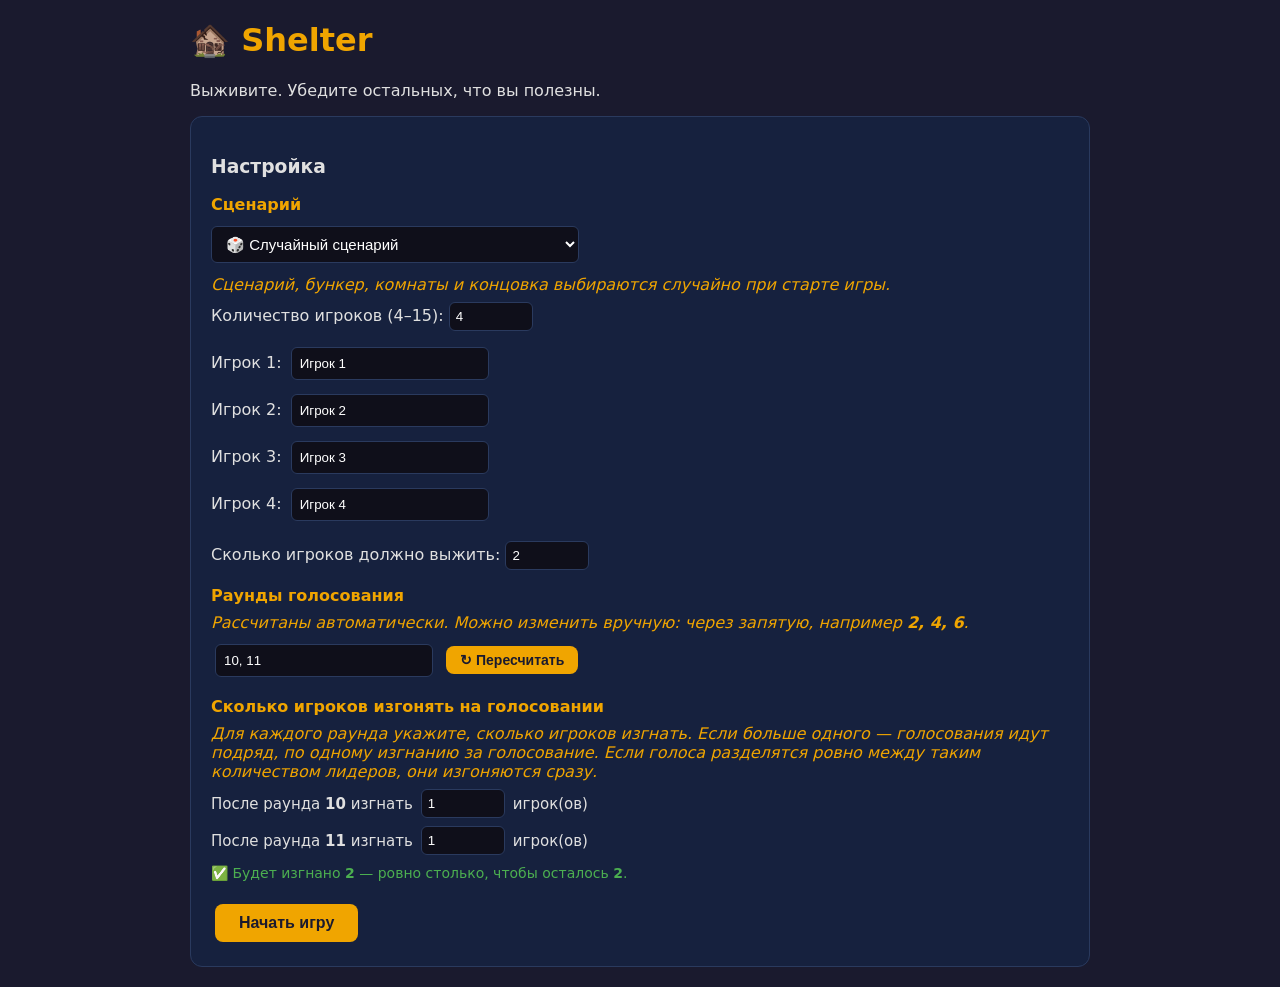
<file: index.html>
<!DOCTYPE html>
<html lang="ru">
<head>
  <meta charset="UTF-8">
  <title>Shelter</title>
  <link rel="stylesheet" href="styles.css">
</head>
<body>
<h1>🏚️ Shelter</h1>
<p>Выживите. Убедите остальных, что вы полезны.</p>

<!-- ===== НАСТРОЙКА ===== -->
<div class="card" id="setup">
  <h3>Настройка</h3>

  <div style="margin-top: 8px;">
    <h4 style="margin: 0 0 8px; color:#f0a500;">Сценарий</h4>
    <select id="scenarioSelect"></select>
    <p class="hint" id="scenarioHint"></p>
  </div>

  <label>Количество игроков (4–15):
    <input type="number" id="playerCount" value="4" min="4" max="15">
  </label>
  <div id="nameInputs" style="margin-top: 12px;"></div>

  <div style="margin-top: 16px;">
    <label>Сколько игроков должно выжить:
      <input type="number" id="survivorsCount" value="2" min="1" max="7" style="width:70px;">
    </label>
  </div>

  <div style="margin-top: 16px;">
    <h4 style="margin: 0 0 8px; color:#f0a500;">Раунды голосования</h4>
    <p class="hint" style="margin-top:0;">Рассчитаны автоматически. Можно изменить вручную: через запятую, например <b>2, 4, 6</b>.</p>
    <input type="text" id="voteRoundsInput" value="" style="width: 200px;" placeholder="2, 4, 6">
    <button id="recalcBtn" style="padding: 6px 14px; font-size: 14px;">↻ Пересчитать</button>
  </div>

  <div style="margin-top: 16px;">
    <h4 style="margin: 0 0 8px; color:#f0a500;">Сколько игроков изгонять на голосовании</h4>
    <p class="hint" style="margin-top:0;">Для каждого раунда укажите, сколько игроков изгнать. Если больше одного — голосования идут подряд, по одному изгнанию за голосование. Если голоса разделятся ровно между таким количеством лидеров, они изгоняются сразу.</p>
    <div id="voteQuotaRows"></div>
    <p class="plan-hint" id="votePlanHint"></p>
  </div>

  <br>
  <button id="startBtn">Начать игру</button>
</div>

<!-- ===== ИГРА ===== -->
<div id="gameArea" style="display:none;">

  <div class="card bunker-bar" id="bunkerBar" style="display:none;">
    <div class="bunker-bar-head">
      <span><b>Сценарий:</b> <span id="bunkerBarTitle"></span></span>
      <button id="openBunkerBtn" class="small-btn">🏠 История и комнаты</button>
    </div>
    <p class="hint" style="margin:4px 0 6px;">Стартовые параметры бункера. Они не меняются до финала; итог зависит от прошедших игроков и открытых комнат.</p>
    <div id="bunkerResources" class="resources-bar"></div>
  </div>

  <div class="card pass-screen" id="passScreen" style="display:none;">
    <h2 id="passTitle">Передайте устройство</h2>
    <div class="big-name" id="passPlayerName"></div>
    <p class="warning">Убедитесь, что остальные не видят экран!</p>
    <button id="passBtn">Я — этот игрок, продолжить</button>
  </div>

  <div class="card" id="revealPanel" style="display:none;">
    <h3>Ход игрока: <span id="currentPlayerName" class="player-tag"></span></h3>
    <p class="hint">Профессия уже раскрыта всем. Нажмите на одну из оставшихся характеристик, чтобы раскрыть её. Секретные карты видны только вам.</p>
    <div id="currentTraits"></div>
    <p id="revealStatus"></p>
  </div>

  <div class="card" id="voteCardPanel" style="display:none;">
    <h3>Голосование — Раунд <span id="voteRound"></span> <span id="voteStepInfo" class="vote-step"></span></h3>
    <p class="hint">Ваш голос анонимен. Выберите, кого изгнать из убежища. Голос нельзя изменить.</p>
    <p class="vote-quota" id="voteQuotaHint"></p>
    <p class="vote-last-result" id="voteLastResult"></p>
    <p>Голосует: <span id="voteVoterName" class="player-tag"></span></p>
    <div id="voteButtons"></div>
    <div class="vote-progress">
      Проголосовало: <b id="voteCount">0</b> из <b id="voteTotal">0</b>
    </div>
    <p class="vote-private-note" id="voteNote"></p>
  </div>

  <div class="card decider-panel" id="deciderPanel" style="display:none;">
    <h3>🗳️ Решающий голос выбывших</h3>
    <p class="hint">Голоса разделились. Все выбывшие игроки совещаются и отдают <b>один общий решающий голос</b>.</p>
    <div id="deciderVoters"></div>
    <p style="margin-top: 12px;">Кандидаты (лидеры голосования):</p>
    <div id="deciderButtons"></div>
    <p class="vote-private-note">Решающий голос нельзя изменить.</p>
  </div>

  <div class="card" id="voteResultPanel" style="display:none;">
    <h3>Результаты голосования — Раунд <span id="voteResultRound"></span> <span id="voteResultStepInfo" class="vote-step"></span></h3>
    <div id="voteResults"></div>
    <p class="vote-quota" id="voteResultQuotaHint"></p>
    <button id="voteResultBtn">Продолжить</button>
  </div>

  <div class="end-game-panel" id="endGamePanel" style="display:none;">
    <h2>🏆 Игра окончена</h2>
    <div id="endingBlock"></div>
    <div id="finalPlayersList"></div>
    <div style="text-align:center; margin-top:20px;">
      <button id="restartBtn">Сыграть снова</button>
    </div>
  </div>

</div>

<!-- ===== ПЛАВАЮЩИЕ КНОПКИ ===== -->
<button class="fab" id="fabBtn" title="Показать открытые характеристики" style="display:none;">👁️</button>
<button class="fab" id="fabLog" title="Показать журнал" style="display:none;">📜</button>
<button class="fab" id="fabRestart" title="Перезапустить игру" style="display:none;">🔄</button>
<button class="fab" id="fabStory" title="История, бункер и комнаты" style="display:none;">🏠</button>

<!-- ===== МОДАЛКА: ХАРАКТЕРИСТИКИ ===== -->
<div class="modal-overlay" id="modalOverlay">
  <div class="modal">
    <button class="close-btn" id="closeRevealedBtn">Закрыть ✕</button>
    <h2>👥 Характеристики игроков</h2>
    <p class="hint">🔴 Красным выделены характеристики, которые игрок не успел раскрыть. У живых игроков нераскрытые характеристики не отображаются.</p>
    <div id="modalContent"></div>
  </div>
</div>

<!-- ===== МОДАЛКА: ЖУРНАЛ ===== -->
<div class="modal-overlay" id="logModalOverlay">
  <div class="modal">
    <button class="close-btn" id="closeLogBtn">Закрыть ✕</button>
    <h2>📜 Журнал</h2>
    <div id="log" class="modal-log-content"></div>
  </div>
</div>

<!-- ===== МОДАЛКА: ИСТОРИЯ И БУНКЕР ===== -->
<div class="modal-overlay" id="storyModalOverlay">
  <div class="modal story-modal">
    <button class="close-btn" id="closeStoryBtn">Закрыть ✕</button>
    <h2 id="storyTitle">История бункера</h2>
    <div id="storyDesc" class="story-desc"></div>
    <div id="storyRooms" class="story-rooms"></div>
    <div class="action-modal-footer">
      <button id="storyContinueBtn">Продолжить</button>
    </div>
  </div>
</div>

<!-- ===== МОДАЛКА: КАРТА ДЕЙСТВИЯ ===== -->
<div class="modal-overlay" id="actionModalOverlay">
  <div class="modal action-modal">
    <button class="close-btn" id="closeActionBtn">Отмена ✕</button>
    <h2 id="actionModalTitle">Карта действия</h2>
    <p class="hint" id="actionModalDesc"></p>
    <div id="actionModalBody"></div>
    <div class="action-modal-footer">
      <button id="applyActionBtn">Применить</button>
      <button id="cancelActionBtn">Отмена</button>
    </div>
  </div>
</div>

<!-- ===== МОДАЛКА: ПОДТВЕРЖДЕНИЕ ПЕРЕЗАПУСКА ===== -->
<div class="modal-overlay" id="restartModalOverlay">
  <div class="modal">
    <button class="close-btn" id="closeRestartBtn">Закрыть ✕</button>
    <h2>🔄 Перезапустить игру?</h2>
    <p>Текущая партия будет потеряна. Все игроки и характеристики сбросятся.</p>
    <div style="margin-top: 20px; text-align: center;">
      <button id="confirmRestartBtn" style="background:#e94560; color:white;">Да, перезапустить</button>
      <button id="cancelRestartBtn">Отмена</button>
    </div>
  </div>
</div>

<!-- 1. Данные и конфигурация -->
<script src="config.js"></script>
<!-- 2. Глобальные переменные (состояние) -->
<script src="state.js"></script>
<!-- 3. Вспомогательные функции -->
<script src="utils.js"></script>
<!-- 4. Логика настройки и старта -->
<script src="setup.js"></script>
<!-- 5. Игровой процесс и инициализация -->
<script src="gameplay.js"></script>
</body>
</html>
</file>
<file: styles.css>
body {
    font-family: system-ui, sans-serif;
    max-width: 900px;
    margin: 20px auto;
    padding: 0 16px;
    background: #1a1a2e;
    color: #e0e0e0;
}

h1 { color: #f0a500; }

.card {
    background: #16213e;
    border-radius: 12px;
    padding: 20px;
    margin: 16px 0;
    border: 1px solid #2a3a5e;
}

/* --- характеристики --- */
.trait {
    display: inline-block;
    background: #0f3460;
    padding: 10px 16px;
    border-radius: 8px;
    margin: 6px;
    cursor: pointer;
    border: 2px solid transparent;
    transition: 0.2s;
}
.trait:hover { background: #1a4a7a; border-color: #f0a500; }
.trait.revealed { background: #2a4a2a; border-color: #4caf50; cursor: default; }
.trait.revealed:hover { background: #2a4a2a; }
.trait .label { font-size: 12px; color: #aaa; display: block; }
.trait .value { font-size: 16px; font-weight: bold; color: #fff; }

/* --- формы --- */
input[type="text"] {
    padding: 8px;
    border-radius: 6px;
    border: 1px solid #2a3a5e;
    background: #0f0f1a;
    color: #fff;
    margin: 4px;
    width: 180px;
}
input[type="number"] {
    padding: 6px;
    border-radius: 6px;
    border: 1px solid #2a3a5e;
    background: #0f0f1a;
    color: #fff;
    width: 70px;
}

/* --- кнопки --- */
button {
    background: #f0a500;
    color: #1a1a2e;
    border: none;
    padding: 10px 24px;
    border-radius: 8px;
    font-size: 16px;
    cursor: pointer;
    margin: 4px;
    font-weight: bold;
}
button:hover { background: #ffc94a; }
button:disabled { background: #555; color: #999; cursor: not-allowed; }

.vote-btn { background: #e94560; color: white; }
.vote-btn:hover { background: #ff6b81; }
.vote-btn:disabled { background: #555; color: #999; }

.decider-btn { background: #9b59b6; color: white; }
.decider-btn:hover { background: #af7ac5; }

/* --- прочее --- */
#log {
    background: #0f0f1a;
    padding: 12px;
    border-radius: 8px;
    min-height: 100px;
    max-height: 300px;
    overflow-y: auto;
    font-family: monospace;
    font-size: 14px;
}

.player-tag { font-weight: bold; color: #f0a500; }
.name-field { display: flex; align-items: center; gap: 8px; margin: 6px 0; }
.hint { color: #f0a500; font-style: italic; margin: 8px 0; }

.revealed-item {
    background: #0f0f1a;
    padding: 8px 12px;
    border-radius: 6px;
    margin: 6px 0;
    font-size: 14px;
}
.revealed-item .hidden-trait { color: #e94560; }

/* --- промежуточный экран (только при раскрытии) --- */
.pass-screen { text-align: center; padding: 60px 20px; }
.pass-screen h2 { color: #f0a500; font-size: 28px; }
.pass-screen .big-name { color: #fff; font-size: 36px; font-weight: bold; margin: 20px 0; }
.pass-screen .warning { color: #ff6b81; font-size: 14px; margin: 16px 0; }

/* --- плавающие кнопки --- */
.fab {
    position: fixed;
    bottom: 24px;
    z-index: 100;
    background: #0f3460;
    color: #fff;
    border: 2px solid #f0a500;
    border-radius: 50%;
    width: 56px;
    height: 56px;
    font-size: 24px;
    cursor: pointer;
    box-shadow: 0 4px 12px rgba(0,0,0,0.5);
    display: flex;
    align-items: center;
    justify-content: center;
    padding: 0;
    margin: 0;
}
.fab:hover { background: #1a4a7a; }
#fabBtn { right: 24px; }
#fabLog { right: 92px; background: #2a1a3e; }
#fabLog:hover { background: #3a2a4e; }
#fabRestart { right: 160px; background: #3a1a1a; border-color: #e94560; }
#fabRestart:hover { background: #5a2a2a; }
#fabStory { right: 228px; background: #1a2a1a; border-color: #4caf50; }
#fabStory:hover { background: #2a4a2a; }

/* --- модалки --- */
.modal-overlay {
    position: fixed;
    inset: 0;
    background: rgba(0,0,0,0.8);
    display: none;
    align-items: center;
    justify-content: center;
    z-index: 200;
    padding: 20px;
}
.modal-overlay.open { display: flex; }
.modal {
    background: #16213e;
    border: 2px solid #f0a500;
    border-radius: 12px;
    padding: 24px;
    max-width: 700px;
    width: 100%;
    max-height: 80vh;
    overflow-y: auto;
}
.modal h2 { margin-top: 0; color: #f0a500; }
.modal .close-btn {
    float: right;
    background: #e94560;
    color: white;
    border: none;
    border-radius: 6px;
    padding: 6px 14px;
    cursor: pointer;
    font-size: 14px;
}
.modal .close-btn:hover { background: #ff6b81; }
.modal-log-content {
    font-family: monospace;
    font-size: 14px;
    background: #0f0f1a;
    padding: 12px;
    border-radius: 8px;
    max-height: 55vh;
    overflow-y: auto;
}

/* --- голосование --- */
.vote-progress {
    background: #0f0f1a;
    padding: 12px;
    border-radius: 8px;
    margin: 12px 0;
    text-align: center;
    font-size: 16px;
}
.vote-progress b { color: #f0a500; }
.vote-private-note { color: #ff6b81; font-size: 13px; margin-top: 12px; }

.decider-panel {
    background: #2a1a3e;
    border: 2px solid #9b59b6;
    border-radius: 12px;
    padding: 20px;
    margin: 12px 0;
}
.decider-panel h3 { color: #af7ac5; margin-top: 0; }

/* --- конец игры --- */
.end-game-panel {
    background: #1e3a1e;
    border: 2px solid #4caf50;
    border-radius: 12px;
    padding: 30px;
    margin: 16px 0;
}
.end-game-panel.neutral {
    background: #2a2414;
    border-color: #f0a500;
}
.end-game-panel.neutral h2 { color: #f0a500; }
.end-game-panel.bad {
    background: #2a1414;
    border-color: #e94560;
}
.end-game-panel.bad h2 { color: #ff6b81; }
.end-game-panel h2 { color: #4caf50; font-size: 28px; margin: 0 0 16px; text-align: center; }
.end-game-panel .final-player {
    background: #0f0f1a;
    padding: 10px 14px;
    border-radius: 8px;
    margin: 8px 0;
    font-size: 14px;
}
.end-game-panel .final-player.survivor { border-left: 4px solid #4caf50; }
.end-game-panel .final-player.eliminated { border-left: 4px solid #e94560; opacity: 0.8; }
.end-game-panel .final-player .hidden-trait { color: #e94560; }

/* --- план изгнаний на голосованиях --- */
.vote-step {
    color: #af7ac5;
    font-size: 16px;
    font-weight: normal;
}
.vote-quota {
    color: #f0a500;
    font-size: 14px;
    background: #0f0f1a;
    padding: 8px 12px;
    border-radius: 6px;
    margin: 8px 0;
}
.vote-last-result {
    color: #4caf50;
    font-size: 14px;
    margin: 8px 0;
}
.vote-last-result:empty { display: none; }

.quota-row {
    display: flex;
    align-items: center;
    gap: 8px;
    margin: 8px 0;
    flex-wrap: wrap;
}
.quota-row span { font-size: 15px; }
.plan-hint {
    font-size: 14px;
    margin: 10px 0 0;
}
.plan-hint.ok { color: #4caf50; }
.plan-hint.warn { color: #ff6b81; }

/* --- выбор сценария --- */
select {
    background: #0f0f1a;
    color: #fff;
    border: 1px solid #2a3a5e;
    border-radius: 6px;
    padding: 8px 10px;
    font-size: 15px;
    max-width: 100%;
    margin: 4px 0;
}
select:focus { outline: 1px solid #f0a500; }

/* --- сценарий и бункер --- */
.story-meta {
    color: #8fa3c8;
    font-size: 14px;
}
.story-rooms { margin-top: 10px; }
.resources-bar {
    display: flex;
    flex-wrap: wrap;
    gap: 8px;
    margin: 10px 0;
}
.resource-chip {
    background: #0f0f1a;
    border: 1px solid #2a3a5e;
    border-radius: 20px;
    padding: 4px 10px;
    font-size: 13px;
}
.resource-chip b { color: #f0a500; }
.resource-chip.low { border-color: #e94560; }
.resource-chip.low b { color: #ff6b81; }

.rooms-grid {
    display: grid;
    grid-template-columns: repeat(auto-fit, minmax(240px, 1fr));
    gap: 10px;
    margin-top: 8px;
}
.room-card {
    background: #0f0f1a;
    border: 1px solid #2a3a5e;
    border-left: 4px solid #2a3a5e;
    border-radius: 8px;
    padding: 10px 12px;
    font-size: 13px;
}
.room-card.open { border-left-color: #4caf50; }
.room-card.locked { border-left-color: #f0a500; }
.room-card.broken { border-left-color: #e94560; }
.room-head {
    display: flex;
    justify-content: space-between;
    gap: 8px;
    align-items: baseline;
    margin-bottom: 6px;
    color: #fff;
}
.room-status {
    font-size: 11px;
    text-transform: uppercase;
    letter-spacing: 0.4px;
    color: #8fa3c8;
    white-space: nowrap;
}
.room-card.open .room-status { color: #4caf50; }
.room-card.locked .room-status { color: #f0a500; }
.room-card.broken .room-status { color: #e94560; }
.room-desc { color: #b8b8c8; margin-bottom: 6px; }
.room-loot { color: #cfcfda; line-height: 1.5; }
.room-loot.unknown { color: #777; font-style: italic; }
.room-lock {
    color: #f0a500;
    font-size: 12px;
    margin-bottom: 6px;
}
.room-hint { color: #8fa3c8; font-size: 13px; margin: 10px 0 0; }

/* --- секретные карты игрока --- */
.secret-card {
    border: 1px dashed #9b59b6;
    background: #1e1430;
    border-radius: 8px;
    padding: 10px 12px;
    margin: 10px 0;
}
.secret-card.action-card {
    border-color: #f0a500;
    background: #2a1a3e;
}
.secret-card.condition-card.triggered { border-color: #4caf50; }
.secret-card-title {
    font-size: 11px;
    letter-spacing: 0.6px;
    text-transform: uppercase;
    color: #af7ac5;
    margin-bottom: 4px;
}
.secret-card-name {
    font-size: 16px;
    font-weight: bold;
    color: #fff;
    margin-bottom: 4px;
}
.secret-card-desc { font-size: 13px; color: #c8c8d8; line-height: 1.45; }
.secret-card-state {
    font-size: 12px;
    color: #8fa3c8;
    margin-top: 6px;
}
.secret-card-state.used { color: #e94560; }
.secret-card.condition-card.triggered .secret-card-state { color: #4caf50; }
.card-btn {
    margin-top: 8px;
    padding: 6px 14px;
    font-size: 13px;
}
.bonus-luggage {
    background: #102a10;
    border: 1px solid #4caf50;
    border-radius: 8px;
    padding: 8px 12px;
    margin: 10px 0;
    font-size: 13px;
    color: #b8e6b8;
}

/* --- модалка карты действия --- */
.action-modal { max-width: 620px; }
.action-label {
    display: block;
    margin: 12px 0 6px;
    color: #f0a500;
    font-size: 14px;
}
.action-modal select {
    display: block;
    width: 100%;
    margin-top: 6px;
    box-sizing: border-box;
}
.action-modal-footer {
    text-align: center;
    margin-top: 16px;
}

/* --- концовка --- */
.ending-block {
    border-radius: 8px;
    padding: 16px;
    margin-bottom: 16px;
    line-height: 1.5;
}
.ending-block.good { background: #163816; border: 1px solid #4caf50; }
.ending-block.neutral { background: #3a2f1a; border: 1px solid #f0a500; }
.ending-block.bad { background: #3a1616; border: 1px solid #e94560; }
.ending-block h3 { margin: 0 0 10px; }
.ending-block.good h3 { color: #4caf50; }
.ending-block.neutral h3 { color: #f0a500; }
.ending-block.bad h3 { color: #ff6b81; }
.ending-block p { margin: 8px 0; }
.final-extra {
    display: block;
    margin-top: 8px;
    color: #af7ac5;
    font-size: 13px;
}

/* --- компактная панель бункера --- */
.bunker-bar { padding: 14px 20px; }
.bunker-bar-head {
    display: flex;
    justify-content: space-between;
    align-items: baseline;
    gap: 10px;
    flex-wrap: wrap;
}
.small-btn {
    padding: 6px 12px;
    font-size: 13px;
    margin: 0;
}
.bunker-bar .resources-bar { margin-bottom: 0; }

/* --- модалка истории и бункера --- */
.story-modal { max-width: 900px; }
.story-desc { color: #ccc; font-style: italic; line-height: 1.55; }
.story-desc b { color: #f0a500; font-style: normal; }
.room-card.closed { border-left-color: #777; opacity: 0.85; }
.room-card.closed .room-status { color: #999; }
.room-note {
    margin-top: 6px;
    font-size: 12px;
    color: #8fa3c8;
}
.room-note.ok { color: #4caf50; }
.room-note.bad { color: #ff6b81; }
.room-warning {
    margin-top: 6px;
    font-size: 12px;
    color: #ff6b81;
}

/* --- итоговый расчёт --- */
.ending-block h4 {
    margin: 18px 0 8px;
    color: #f0a500;
    font-size: 16px;
}
.param-table {
    width: 100%;
    border-collapse: collapse;
    font-size: 14px;
    margin: 8px 0;
}
.param-table th,
.param-table td {
    border-bottom: 1px solid #2a3a5e;
    padding: 6px 8px;
    text-align: left;
}
.param-table th { color: #8fa3c8; font-weight: normal; }
.param-table td:not(:first-child) { text-align: right; }
.param-table .plus { color: #4caf50; }
.param-table .minus { color: #ff6b81; }
.effect-list {
    display: flex;
    flex-direction: column;
    gap: 4px;
}
.effect-entry {
    display: flex;
    justify-content: space-between;
    gap: 12px;
    background: #0f0f1a;
    border-left: 3px solid #2a3a5e;
    border-radius: 6px;
    padding: 6px 10px;
    font-size: 13px;
}
.effect-entry.positive { border-left-color: #4caf50; }
.effect-entry.negative { border-left-color: #e94560; }
.effect-entry.neutral { border-left-color: #777; }
.effect-title { color: #d8d8e8; }
.effect-values { color: #f0a500; white-space: nowrap; font-weight: bold; }
.muted { color: #8fa3c8; font-size: 13px; }
.action-hint {
    background: #0f0f1a;
    border-radius: 6px;
    padding: 10px 12px;
    margin-top: 8px;
    font-size: 14px;
    line-height: 1.5;
}
</file>
